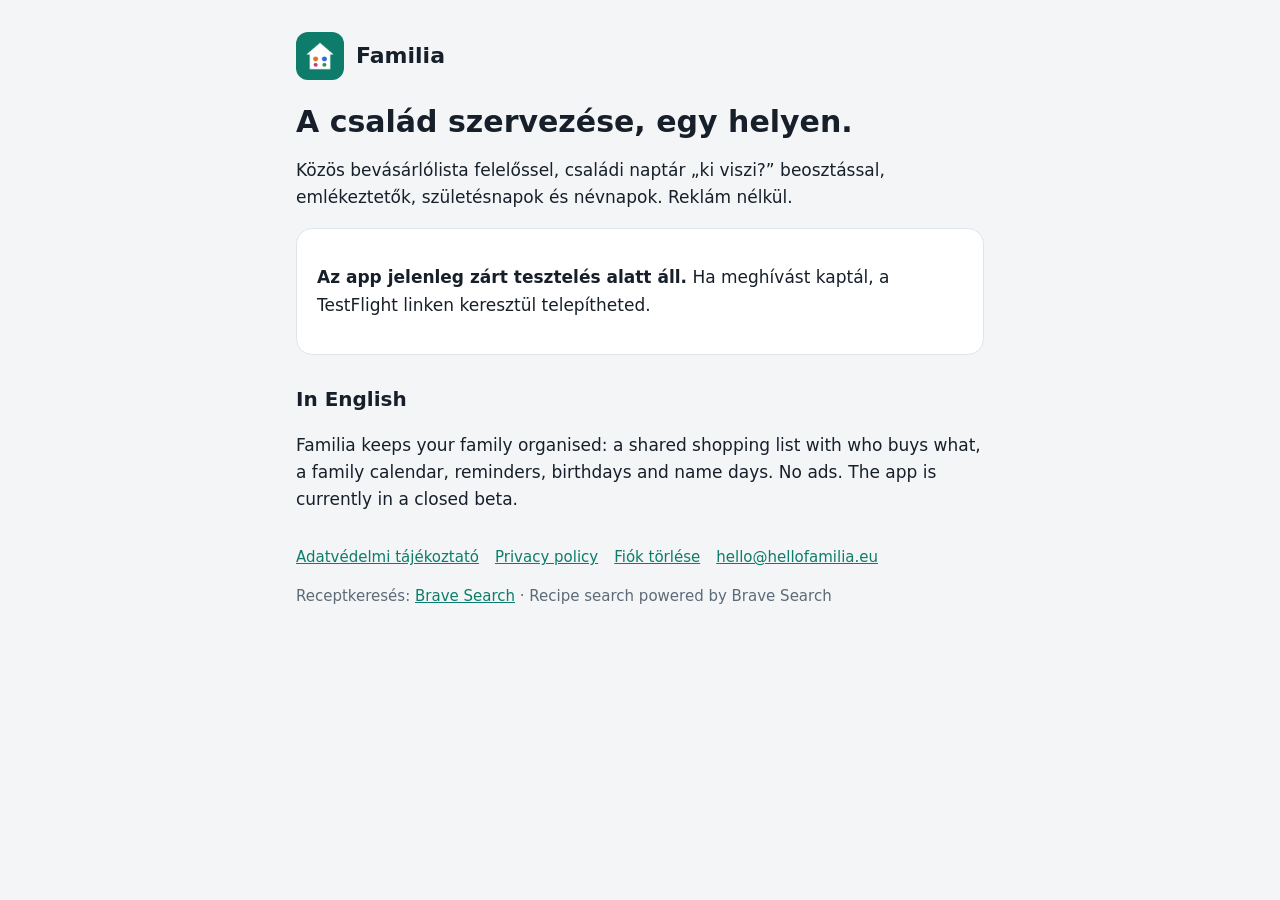
<file: index.html>
<!doctype html>
<html lang="hu">
<head>
<meta charset="utf-8">
<meta name="viewport" content="width=device-width, initial-scale=1">
<title>Familia</title>
<meta name="description" content="Familia – közös bevásárlólista, családi naptár és jeles napok egy helyen.">
<link rel="icon" href="icon.png">
<link rel="stylesheet" href="style.css">
</head>
<body>
<main>
  <header><img src="icon.png" alt=""><a href="/">Familia</a></header>
  <h1>A család szervezése, egy helyen.</h1>
  <p>Közös bevásárlólista felelőssel, családi naptár „ki viszi?” beosztással, emlékeztetők, születésnapok és névnapok. Reklám nélkül.</p>
  <div class="card">
    <p><strong>Az app jelenleg zárt tesztelés alatt áll.</strong> Ha meghívást kaptál, a TestFlight linken keresztül telepítheted.</p>
  </div>
  <h2 lang="en">In English</h2>
  <p lang="en">Familia keeps your family organised: a shared shopping list with who buys what, a family calendar, reminders, birthdays and name days. No ads. The app is currently in a closed beta.</p>
  <nav>
    <a href="/adatvedelem/">Adatvédelmi tájékoztató</a>
    <a href="/privacy/" lang="en">Privacy policy</a>
    <a href="/fiok-torlese/">Fiók törlése</a>
    <a href="mailto:hello@hellofamilia.eu">hello@hellofamilia.eu</a>
  </nav>
  <p class="muted">Receptkeresés: <a href="https://brave.com/search/api/">Brave Search</a> · <span lang="en">Recipe search powered by Brave Search</span></p>
</main>
</body>
</html>
</file>
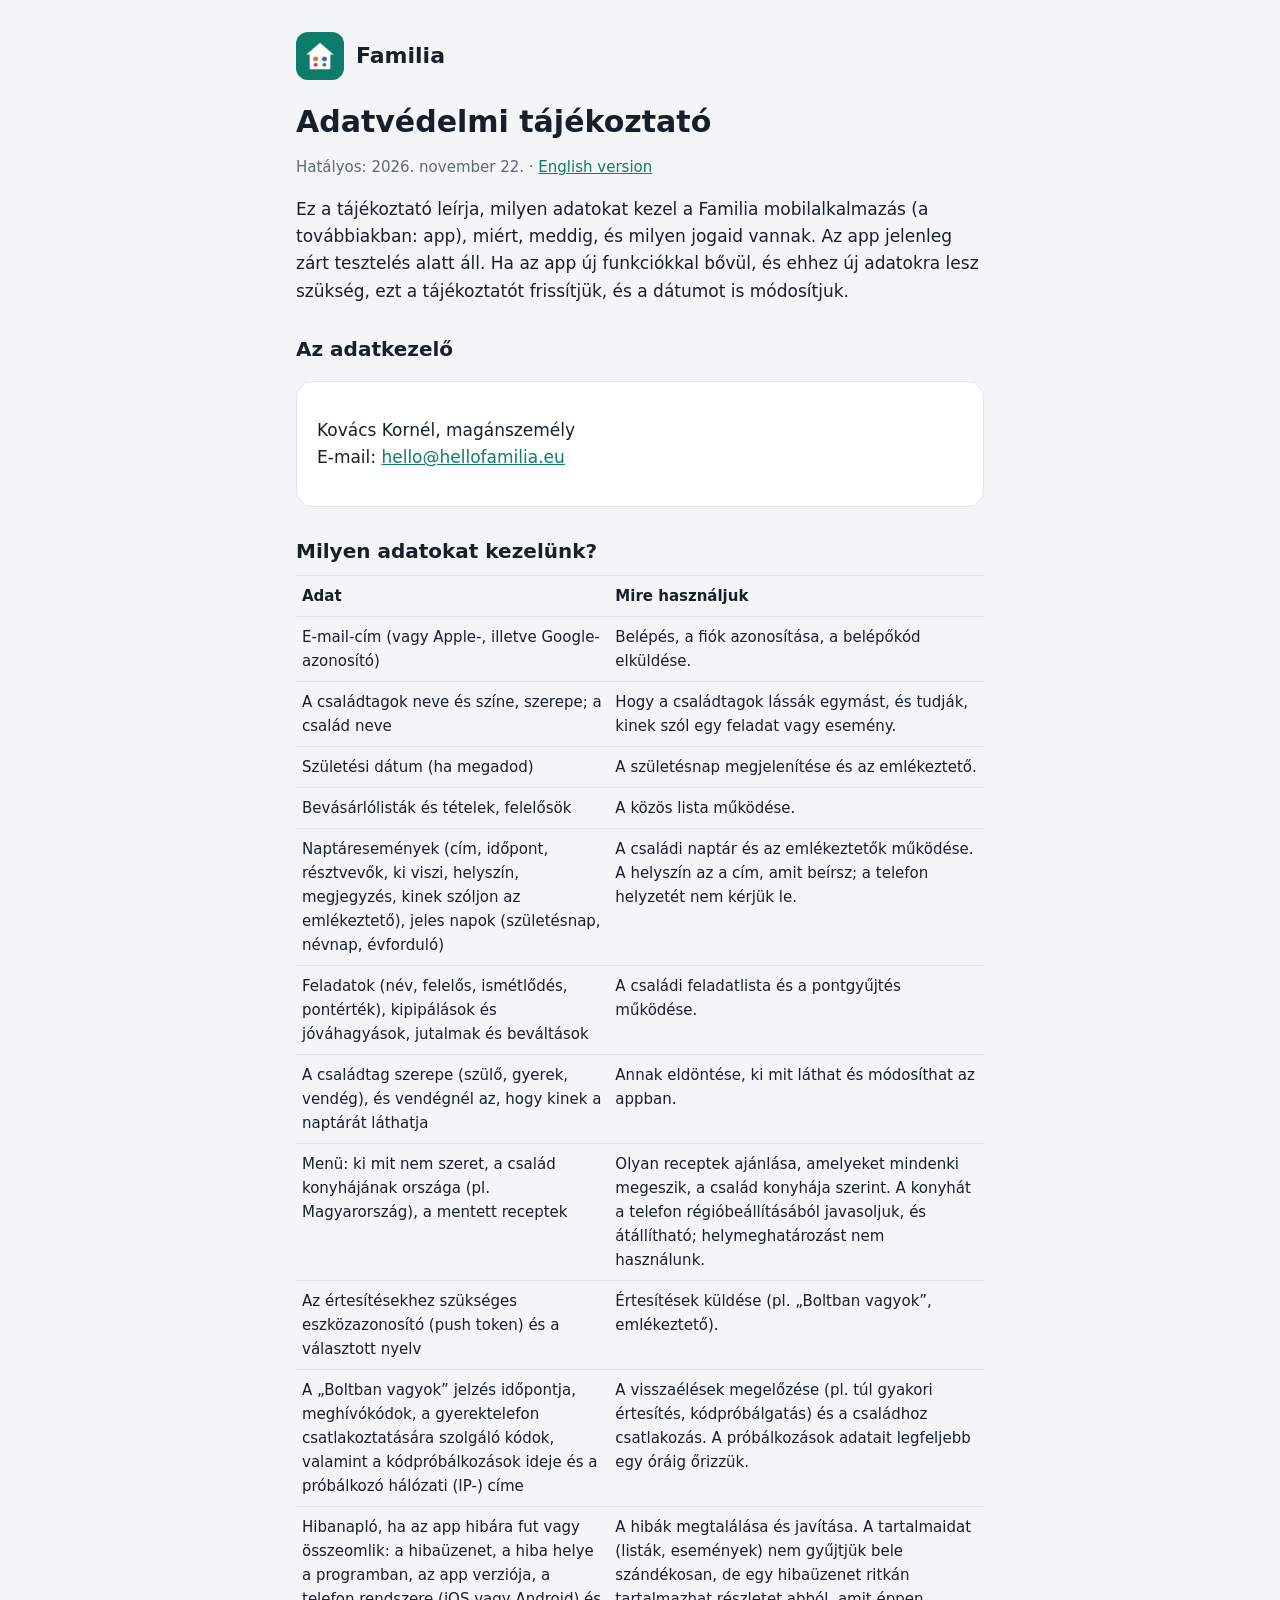
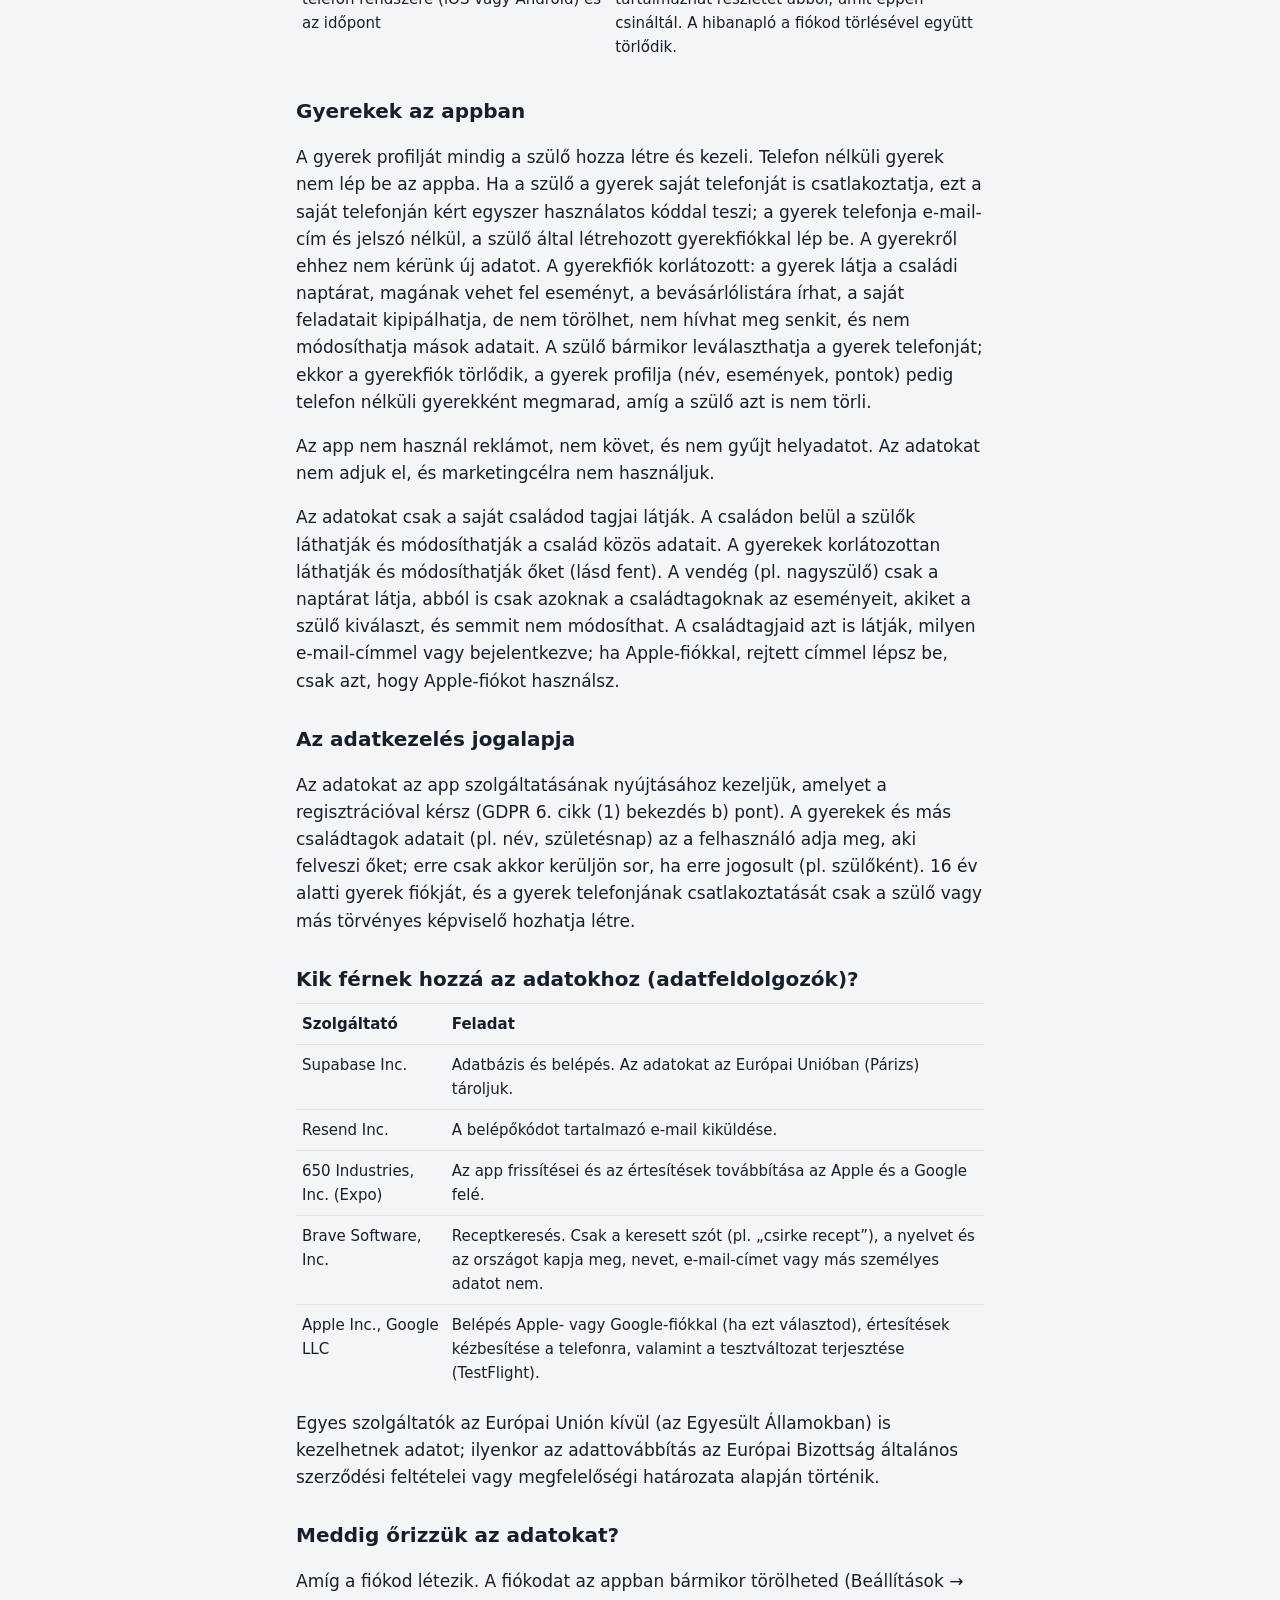
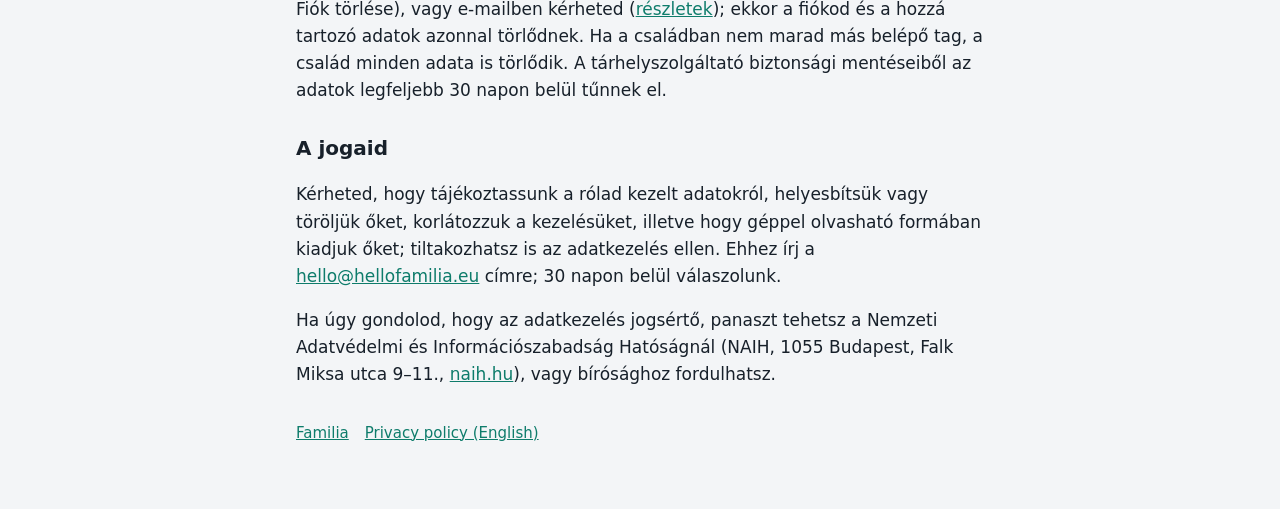
<file: adatvedelem/index.html>
<!doctype html>
<html lang="hu">
<head>
<meta charset="utf-8">
<meta name="viewport" content="width=device-width, initial-scale=1">
<title>Adatvédelmi tájékoztató – Familia</title>
<link rel="icon" href="/icon.png">
<link rel="stylesheet" href="/style.css">
</head>
<body>
<main>
  <header><img src="/icon.png" alt=""><a href="/">Familia</a></header>
  <h1>Adatvédelmi tájékoztató</h1>
  <p class="muted">Hatályos: 2026. november 22. · <a href="/privacy/" lang="en">English version</a></p>

  <p>Ez a tájékoztató leírja, milyen adatokat kezel a Familia mobilalkalmazás (a továbbiakban: app), miért, meddig, és milyen jogaid vannak. Az app jelenleg zárt tesztelés alatt áll. Ha az app új funkciókkal bővül, és ehhez új adatokra lesz szükség, ezt a tájékoztatót frissítjük, és a dátumot is módosítjuk.</p>

  <h2>Az adatkezelő</h2>
  <div class="card">
    <p>Kovács Kornél, magánszemély<br>E-mail: <a href="mailto:hello@hellofamilia.eu">hello@hellofamilia.eu</a></p>
  </div>

  <h2>Milyen adatokat kezelünk?</h2>
  <table>
    <tr><th>Adat</th><th>Mire használjuk</th></tr>
    <tr><td>E-mail-cím (vagy Apple-, illetve Google-azonosító)</td><td>Belépés, a fiók azonosítása, a belépőkód elküldése.</td></tr>
    <tr><td>A családtagok neve és színe, szerepe; a család neve</td><td>Hogy a családtagok lássák egymást, és tudják, kinek szól egy feladat vagy esemény.</td></tr>
    <tr><td>Születési dátum (ha megadod)</td><td>A születésnap megjelenítése és az emlékeztető.</td></tr>
    <tr><td>Bevásárlólisták és tételek, felelősök</td><td>A közös lista működése.</td></tr>
    <tr><td>Naptáresemények (cím, időpont, résztvevők, ki viszi, helyszín, megjegyzés, kinek szóljon az emlékeztető), jeles napok (születésnap, névnap, évforduló)</td><td>A családi naptár és az emlékeztetők működése. A helyszín az a cím, amit beírsz; a telefon helyzetét nem kérjük le.</td></tr>
    <tr><td>Feladatok (név, felelős, ismétlődés, pontérték), kipipálások és jóváhagyások, jutalmak és beváltások</td><td>A családi feladatlista és a pontgyűjtés működése.</td></tr>
    <tr><td>A családtag szerepe (szülő, gyerek, vendég), és vendégnél az, hogy kinek a naptárát láthatja</td><td>Annak eldöntése, ki mit láthat és módosíthat az appban.</td></tr>
    <tr><td>Menü: ki mit nem szeret, a család konyhájának országa (pl. Magyarország), a mentett receptek</td><td>Olyan receptek ajánlása, amelyeket mindenki megeszik, a család konyhája szerint. A konyhát a telefon régióbeállításából javasoljuk, és átállítható; helymeghatározást nem használunk.</td></tr>
    <tr><td>Az értesítésekhez szükséges eszközazonosító (push token) és a választott nyelv</td><td>Értesítések küldése (pl. „Boltban vagyok”, emlékeztető).</td></tr>
    <tr><td>A „Boltban vagyok” jelzés időpontja, meghívókódok, a gyerektelefon csatlakoztatására szolgáló kódok, valamint a kódpróbálkozások ideje és a próbálkozó hálózati (IP-) címe</td><td>A visszaélések megelőzése (pl. túl gyakori értesítés, kódpróbálgatás) és a családhoz csatlakozás. A próbálkozások adatait legfeljebb egy óráig őrizzük.</td></tr>
    <tr><td>Hibanapló, ha az app hibára fut vagy összeomlik: a hibaüzenet, a hiba helye a programban, az app verziója, a telefon rendszere (iOS vagy Android) és az időpont</td><td>A hibák megtalálása és javítása. A tartalmaidat (listák, események) nem gyűjtjük bele szándékosan, de egy hibaüzenet ritkán tartalmazhat részletet abból, amit éppen csináltál. A hibanapló a fiókod törlésével együtt törlődik.</td></tr>
  </table>
  <h2>Gyerekek az appban</h2>
  <p>A gyerek profilját mindig a szülő hozza létre és kezeli. Telefon nélküli gyerek nem lép be az appba. Ha a szülő a gyerek saját telefonját is csatlakoztatja, ezt a saját telefonján kért egyszer használatos kóddal teszi; a gyerek telefonja e-mail-cím és jelszó nélkül, a szülő által létrehozott gyerekfiókkal lép be. A gyerekről ehhez nem kérünk új adatot. A gyerekfiók korlátozott: a gyerek látja a családi naptárat, magának vehet fel eseményt, a bevásárlólistára írhat, a saját feladatait kipipálhatja, de nem törölhet, nem hívhat meg senkit, és nem módosíthatja mások adatait. A szülő bármikor leválaszthatja a gyerek telefonját; ekkor a gyerekfiók törlődik, a gyerek profilja (név, események, pontok) pedig telefon nélküli gyerekként megmarad, amíg a szülő azt is nem törli.</p>
  <p>Az app nem használ reklámot, nem követ, és nem gyűjt helyadatot. Az adatokat nem adjuk el, és marketingcélra nem használjuk.</p>
  <p>Az adatokat csak a saját családod tagjai látják. A családon belül a szülők láthatják és módosíthatják a család közös adatait. A gyerekek korlátozottan láthatják és módosíthatják őket (lásd fent). A vendég (pl. nagyszülő) csak a naptárat látja, abból is csak azoknak a családtagoknak az eseményeit, akiket a szülő kiválaszt, és semmit nem módosíthat. A családtagjaid azt is látják, milyen e-mail-címmel vagy bejelentkezve; ha Apple-fiókkal, rejtett címmel lépsz be, csak azt, hogy Apple-fiókot használsz.</p>

  <h2>Az adatkezelés jogalapja</h2>
  <p>Az adatokat az app szolgáltatásának nyújtásához kezeljük, amelyet a regisztrációval kérsz (GDPR 6. cikk (1) bekezdés b) pont). A gyerekek és más családtagok adatait (pl. név, születésnap) az a felhasználó adja meg, aki felveszi őket; erre csak akkor kerüljön sor, ha erre jogosult (pl. szülőként). 16 év alatti gyerek fiókját, és a gyerek telefonjának csatlakoztatását csak a szülő vagy más törvényes képviselő hozhatja létre.</p>

  <h2>Kik férnek hozzá az adatokhoz (adatfeldolgozók)?</h2>
  <table>
    <tr><th>Szolgáltató</th><th>Feladat</th></tr>
    <tr><td>Supabase Inc.</td><td>Adatbázis és belépés. Az adatokat az Európai Unióban (Párizs) tároljuk.</td></tr>
    <tr><td>Resend Inc.</td><td>A belépőkódot tartalmazó e-mail kiküldése.</td></tr>
    <tr><td>650 Industries, Inc. (Expo)</td><td>Az app frissítései és az értesítések továbbítása az Apple és a Google felé.</td></tr>
    <tr><td>Brave Software, Inc.</td><td>Receptkeresés. Csak a keresett szót (pl. „csirke recept”), a nyelvet és az országot kapja meg, nevet, e-mail-címet vagy más személyes adatot nem.</td></tr>
    <tr><td>Apple Inc., Google LLC</td><td>Belépés Apple- vagy Google-fiókkal (ha ezt választod), értesítések kézbesítése a telefonra, valamint a tesztváltozat terjesztése (TestFlight).</td></tr>
  </table>
  <p>Egyes szolgáltatók az Európai Unión kívül (az Egyesült Államokban) is kezelhetnek adatot; ilyenkor az adattovábbítás az Európai Bizottság általános szerződési feltételei vagy megfelelőségi határozata alapján történik.</p>

  <h2>Meddig őrizzük az adatokat?</h2>
  <p>Amíg a fiókod létezik. A fiókodat az appban bármikor törölheted (Beállítások → Fiók törlése), vagy e-mailben kérheted (<a href="/fiok-torlese/">részletek</a>); ekkor a fiókod és a hozzá tartozó adatok azonnal törlődnek. Ha a családban nem marad más belépő tag, a család minden adata is törlődik. A tárhelyszolgáltató biztonsági mentéseiből az adatok legfeljebb 30 napon belül tűnnek el.</p>

  <h2>A jogaid</h2>
  <p>Kérheted, hogy tájékoztassunk a rólad kezelt adatokról, helyesbítsük vagy töröljük őket, korlátozzuk a kezelésüket, illetve hogy géppel olvasható formában kiadjuk őket; tiltakozhatsz is az adatkezelés ellen. Ehhez írj a <a href="mailto:hello@hellofamilia.eu">hello@hellofamilia.eu</a> címre; 30 napon belül válaszolunk.</p>
  <p>Ha úgy gondolod, hogy az adatkezelés jogsértő, panaszt tehetsz a Nemzeti Adatvédelmi és Információszabadság Hatóságnál (NAIH, 1055 Budapest, Falk Miksa utca 9–11., <a href="https://naih.hu">naih.hu</a>), vagy bírósághoz fordulhatsz.</p>

  <nav><a href="/">Familia</a><a href="/privacy/" lang="en">Privacy policy (English)</a></nav>
</main>
</body>
</html>
</file>
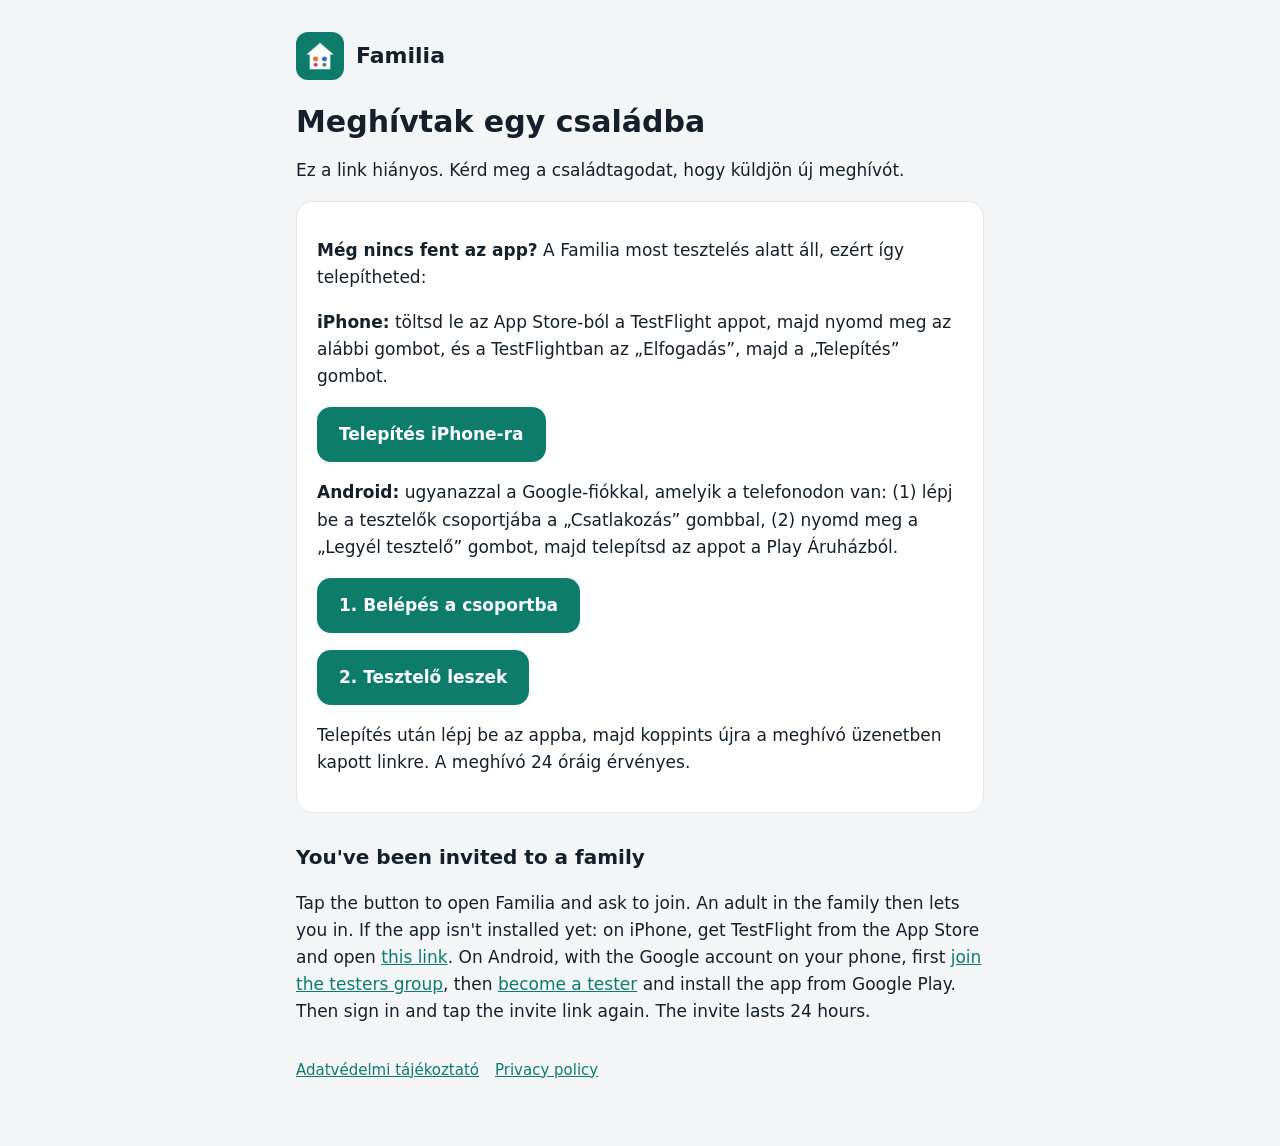
<file: csatlakozas/index.html>
<!doctype html>
<html lang="hu">
<head>
<meta charset="utf-8">
<meta name="viewport" content="width=device-width, initial-scale=1">
<meta name="robots" content="noindex">
<title>Csatlakozás – Familia</title>
<link rel="icon" href="/icon.png">
<link rel="stylesheet" href="/style.css">
</head>
<body>
<main>
  <header><img src="/icon.png" alt=""><a href="/">Familia</a></header>
  <h1>Meghívtak egy családba</h1>
  <p id="ok">Koppints a gombra, és a Familia megnyitja a csatlakozást. A család egyik felnőtt tagja ezután beenged.</p>
  <p id="bad" hidden>Ez a link hiányos. Kérd meg a családtagodat, hogy küldjön új meghívót.</p>
  <p><a class="button" id="open" href="/">Megnyitás a Familiában</a></p>
  <div class="card">
    <p><strong>Még nincs fent az app?</strong> A Familia most tesztelés alatt áll, ezért így telepítheted:</p>
    <p><strong>iPhone:</strong> töltsd le az App Store-ból a TestFlight appot, majd nyomd meg az alábbi gombot, és a TestFlightban az „Elfogadás”, majd a „Telepítés” gombot.</p>
    <p><a class="button" href="https://testflight.apple.com/join/cWrAYkFT">Telepítés iPhone-ra</a></p>
    <p><strong>Android:</strong> ugyanazzal a Google-fiókkal, amelyik a telefonodon van: (1) lépj be a tesztelők csoportjába a „Csatlakozás” gombbal, (2) nyomd meg a „Legyél tesztelő” gombot, majd telepítsd az appot a Play Áruházból.</p>
    <p><a class="button" href="https://groups.google.com/g/familia-tesztelok">1. Belépés a csoportba</a></p>
    <p><a class="button" href="https://play.google.com/apps/testing/eu.hellofamilia.familia">2. Tesztelő leszek</a></p>
    <p>Telepítés után lépj be az appba, majd koppints újra a meghívó üzenetben kapott linkre. A meghívó 24 óráig érvényes.</p>
  </div>
  <h2 lang="en">You've been invited to a family</h2>
  <p lang="en">Tap the button to open Familia and ask to join. An adult in the family then lets you in. If the app isn't installed yet: on iPhone, get TestFlight from the App Store and open <a href="https://testflight.apple.com/join/cWrAYkFT">this link</a>. On Android, with the Google account on your phone, first <a href="https://groups.google.com/g/familia-tesztelok">join the testers group</a>, then <a href="https://play.google.com/apps/testing/eu.hellofamilia.familia">become a tester</a> and install the app from Google Play. Then sign in and tap the invite link again. The invite lasts 24 hours.</p>
  <p lang="en"><a class="button" id="open-en" href="/">Open in Familia</a></p>
  <nav>
    <a href="/adatvedelem/">Adatvédelmi tájékoztató</a>
    <a href="/privacy/" lang="en">Privacy policy</a>
  </nav>
</main>
<script>
  (function () {
    var key = location.hash.replace('#', '');
    if (!/^[0-9a-f]{32}$/.test(key)) {
      document.getElementById('ok').hidden = true;
      document.getElementById('bad').hidden = false;
      document.getElementById('open').parentNode.hidden = true;
      document.getElementById('open-en').parentNode.hidden = true;
      return;
    }
    var appLink = 'csaladitervezo://join?key=' + key;
    document.getElementById('open').href = appLink;
    document.getElementById('open-en').href = appLink;
    location.href = appLink;
  })();
</script>
</body>
</html>
</file>
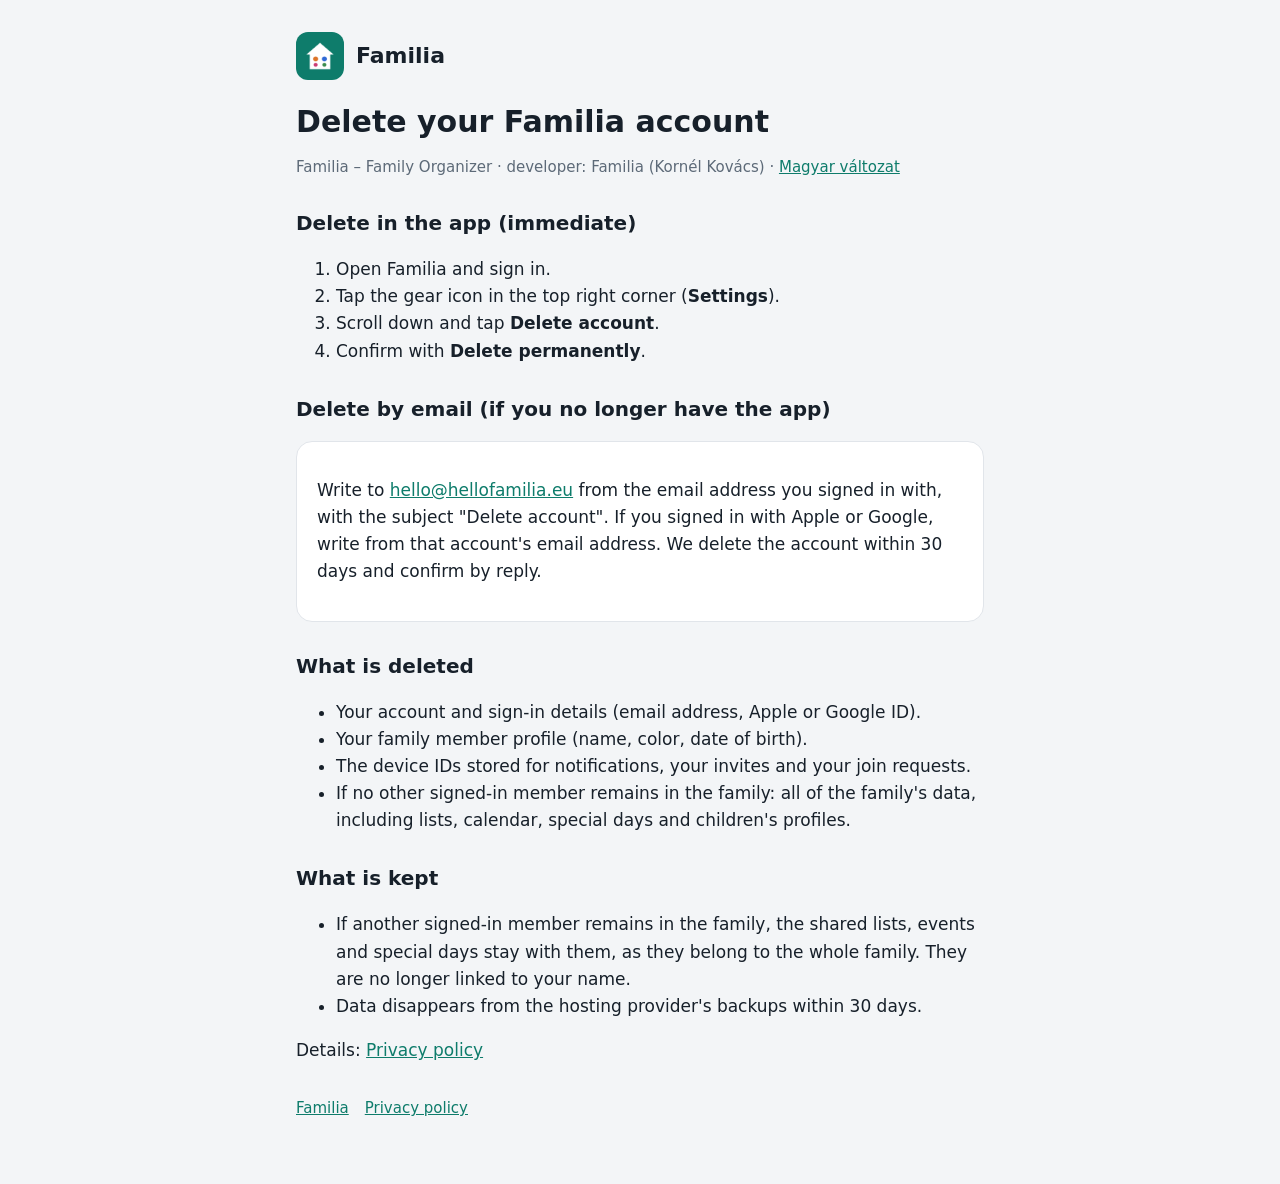
<file: delete-account/index.html>
<!doctype html>
<html lang="en">
<head>
<meta charset="utf-8">
<meta name="viewport" content="width=device-width, initial-scale=1">
<title>Delete your account – Familia</title>
<link rel="icon" href="/icon.png">
<link rel="stylesheet" href="/style.css">
</head>
<body>
<main>
  <header><img src="/icon.png" alt=""><a href="/">Familia</a></header>
  <h1>Delete your Familia account</h1>
  <p class="muted">Familia – Family Organizer · developer: Familia (Kornél Kovács) · <a href="/fiok-torlese/" lang="hu">Magyar változat</a></p>

  <h2>Delete in the app (immediate)</h2>
  <ol>
    <li>Open Familia and sign in.</li>
    <li>Tap the gear icon in the top right corner (<strong>Settings</strong>).</li>
    <li>Scroll down and tap <strong>Delete account</strong>.</li>
    <li>Confirm with <strong>Delete permanently</strong>.</li>
  </ol>

  <h2>Delete by email (if you no longer have the app)</h2>
  <div class="card">
    <p>Write to <a href="mailto:hello@hellofamilia.eu?subject=Delete%20account">hello@hellofamilia.eu</a> from the email address you signed in with, with the subject "Delete account". If you signed in with Apple or Google, write from that account's email address. We delete the account within 30 days and confirm by reply.</p>
  </div>

  <h2>What is deleted</h2>
  <ul>
    <li>Your account and sign-in details (email address, Apple or Google ID).</li>
    <li>Your family member profile (name, color, date of birth).</li>
    <li>The device IDs stored for notifications, your invites and your join requests.</li>
    <li>If no other signed-in member remains in the family: all of the family's data, including lists, calendar, special days and children's profiles.</li>
  </ul>

  <h2>What is kept</h2>
  <ul>
    <li>If another signed-in member remains in the family, the shared lists, events and special days stay with them, as they belong to the whole family. They are no longer linked to your name.</li>
    <li>Data disappears from the hosting provider's backups within 30 days.</li>
  </ul>

  <p>Details: <a href="/privacy/">Privacy policy</a></p>

  <nav><a href="/">Familia</a><a href="/privacy/">Privacy policy</a></nav>
</main>
</body>
</html>
</file>
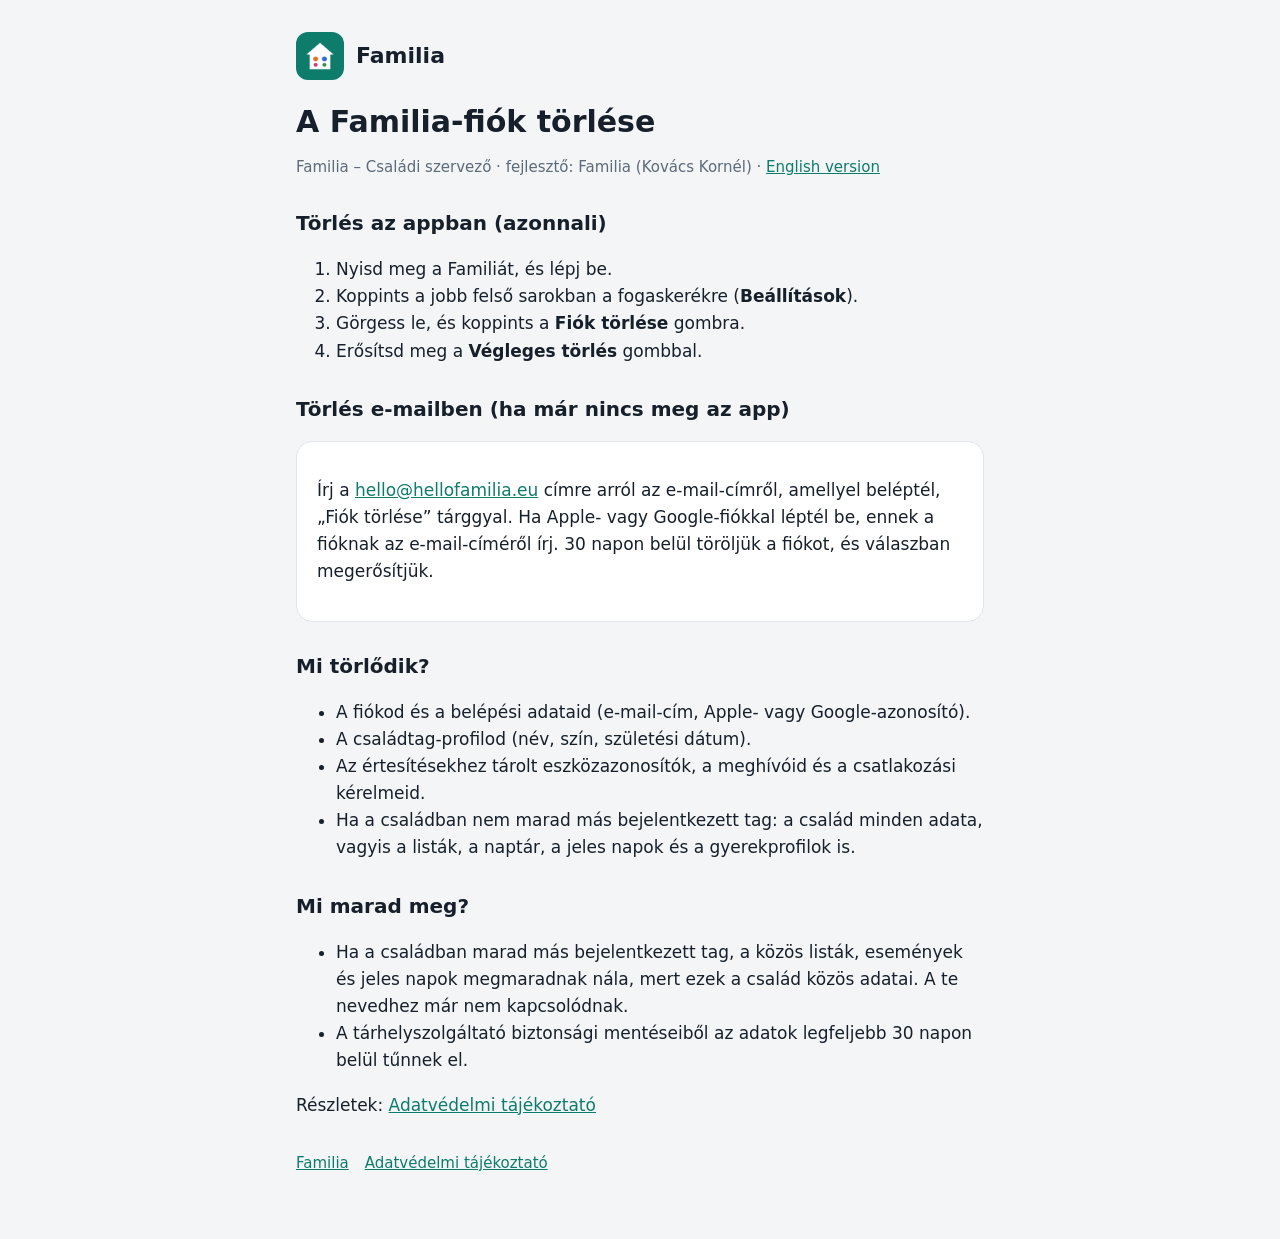
<file: fiok-torlese/index.html>
<!doctype html>
<html lang="hu">
<head>
<meta charset="utf-8">
<meta name="viewport" content="width=device-width, initial-scale=1">
<title>Fiók törlése – Familia</title>
<link rel="icon" href="/icon.png">
<link rel="stylesheet" href="/style.css">
</head>
<body>
<main>
  <header><img src="/icon.png" alt=""><a href="/">Familia</a></header>
  <h1>A Familia-fiók törlése</h1>
  <p class="muted">Familia – Családi szervező · fejlesztő: Familia (Kovács Kornél) · <a href="/delete-account/" lang="en">English version</a></p>

  <h2>Törlés az appban (azonnali)</h2>
  <ol>
    <li>Nyisd meg a Familiát, és lépj be.</li>
    <li>Koppints a jobb felső sarokban a fogaskerékre (<strong>Beállítások</strong>).</li>
    <li>Görgess le, és koppints a <strong>Fiók törlése</strong> gombra.</li>
    <li>Erősítsd meg a <strong>Végleges törlés</strong> gombbal.</li>
  </ol>

  <h2>Törlés e-mailben (ha már nincs meg az app)</h2>
  <div class="card">
    <p>Írj a <a href="mailto:hello@hellofamilia.eu?subject=Fi%C3%B3k%20t%C3%B6rl%C3%A9se">hello@hellofamilia.eu</a> címre arról az e-mail-címről, amellyel beléptél, „Fiók törlése” tárggyal. Ha Apple- vagy Google-fiókkal léptél be, ennek a fióknak az e-mail-címéről írj. 30 napon belül töröljük a fiókot, és válaszban megerősítjük.</p>
  </div>

  <h2>Mi törlődik?</h2>
  <ul>
    <li>A fiókod és a belépési adataid (e-mail-cím, Apple- vagy Google-azonosító).</li>
    <li>A családtag-profilod (név, szín, születési dátum).</li>
    <li>Az értesítésekhez tárolt eszközazonosítók, a meghívóid és a csatlakozási kérelmeid.</li>
    <li>Ha a családban nem marad más bejelentkezett tag: a család minden adata, vagyis a listák, a naptár, a jeles napok és a gyerekprofilok is.</li>
  </ul>

  <h2>Mi marad meg?</h2>
  <ul>
    <li>Ha a családban marad más bejelentkezett tag, a közös listák, események és jeles napok megmaradnak nála, mert ezek a család közös adatai. A te nevedhez már nem kapcsolódnak.</li>
    <li>A tárhelyszolgáltató biztonsági mentéseiből az adatok legfeljebb 30 napon belül tűnnek el.</li>
  </ul>

  <p>Részletek: <a href="/adatvedelem/">Adatvédelmi tájékoztató</a></p>

  <nav><a href="/">Familia</a><a href="/adatvedelem/">Adatvédelmi tájékoztató</a></nav>
</main>
</body>
</html>
</file>
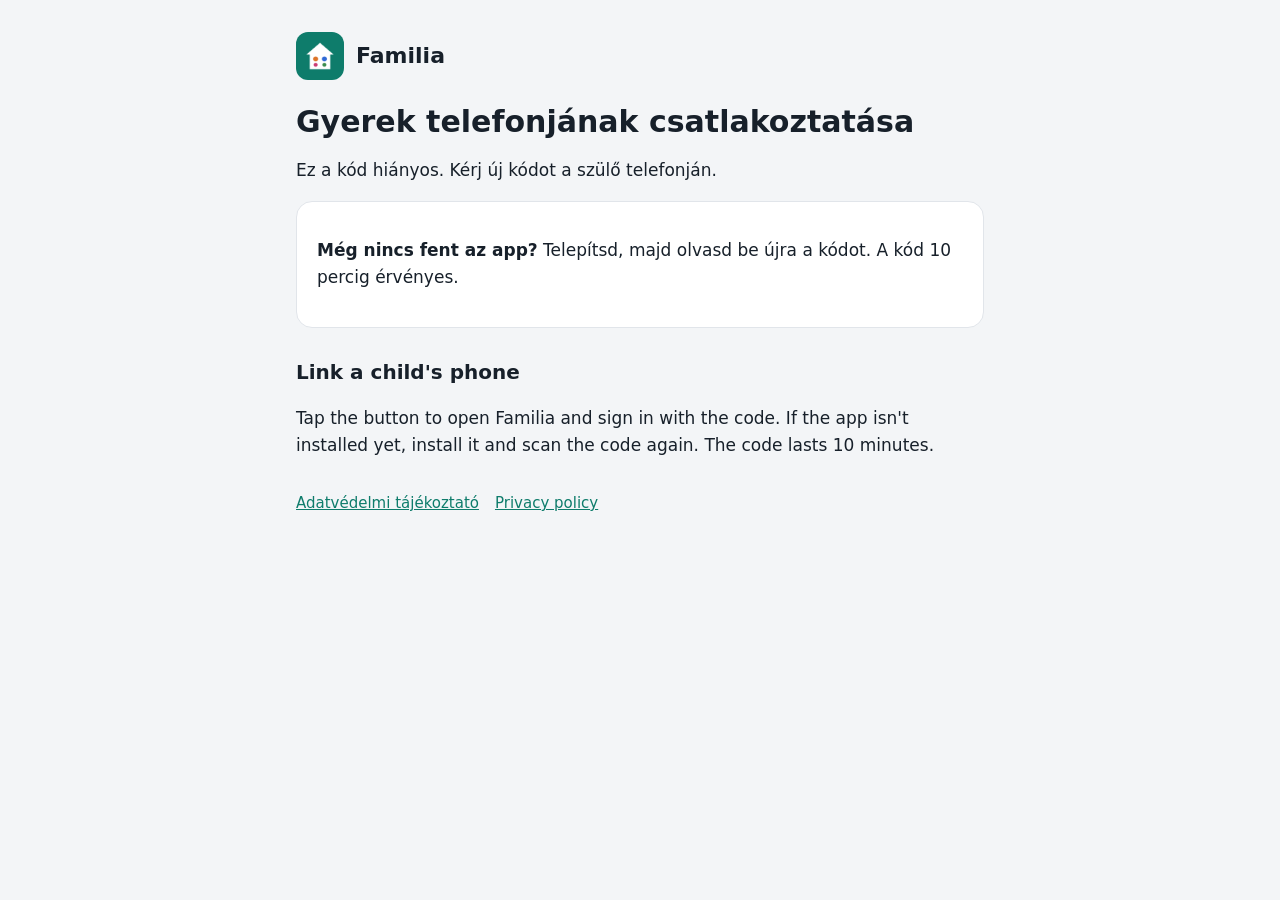
<file: gyerek/index.html>
<!doctype html>
<html lang="hu">
<head>
<meta charset="utf-8">
<meta name="viewport" content="width=device-width, initial-scale=1">
<meta name="robots" content="noindex">
<title>Gyerek telefonja – Familia</title>
<link rel="icon" href="/icon.png">
<link rel="stylesheet" href="/style.css">
</head>
<body>
<main>
  <header><img src="/icon.png" alt=""><a href="/">Familia</a></header>
  <h1>Gyerek telefonjának csatlakoztatása</h1>
  <p id="ok">Koppints a gombra, és a Familia megnyitja a belépést a kóddal.</p>
  <p id="bad" hidden>Ez a kód hiányos. Kérj új kódot a szülő telefonján.</p>
  <p><a class="button" id="open" href="/">Megnyitás a Familiában</a></p>
  <div class="card">
    <p><strong>Még nincs fent az app?</strong> Telepítsd, majd olvasd be újra a kódot. A kód 10 percig érvényes.</p>
  </div>
  <h2 lang="en">Link a child's phone</h2>
  <p lang="en">Tap the button to open Familia and sign in with the code. If the app isn't installed yet, install it and scan the code again. The code lasts 10 minutes.</p>
  <p lang="en"><a class="button" id="open-en" href="/">Open in Familia</a></p>
  <nav>
    <a href="/adatvedelem/">Adatvédelmi tájékoztató</a>
    <a href="/privacy/" lang="en">Privacy policy</a>
  </nav>
</main>
<script>
  (function () {
    var code = location.hash.replace('#', '');
    if (!/^[0-9]{8}$/.test(code)) {
      document.getElementById('ok').hidden = true;
      document.getElementById('bad').hidden = false;
      document.getElementById('open').parentNode.hidden = true;
      document.getElementById('open-en').parentNode.hidden = true;
      return;
    }
    var appLink = 'csaladitervezo://child-sign-in?code=' + code;
    document.getElementById('open').href = appLink;
    document.getElementById('open-en').href = appLink;
    location.href = appLink;
  })();
</script>
</body>
</html>
</file>
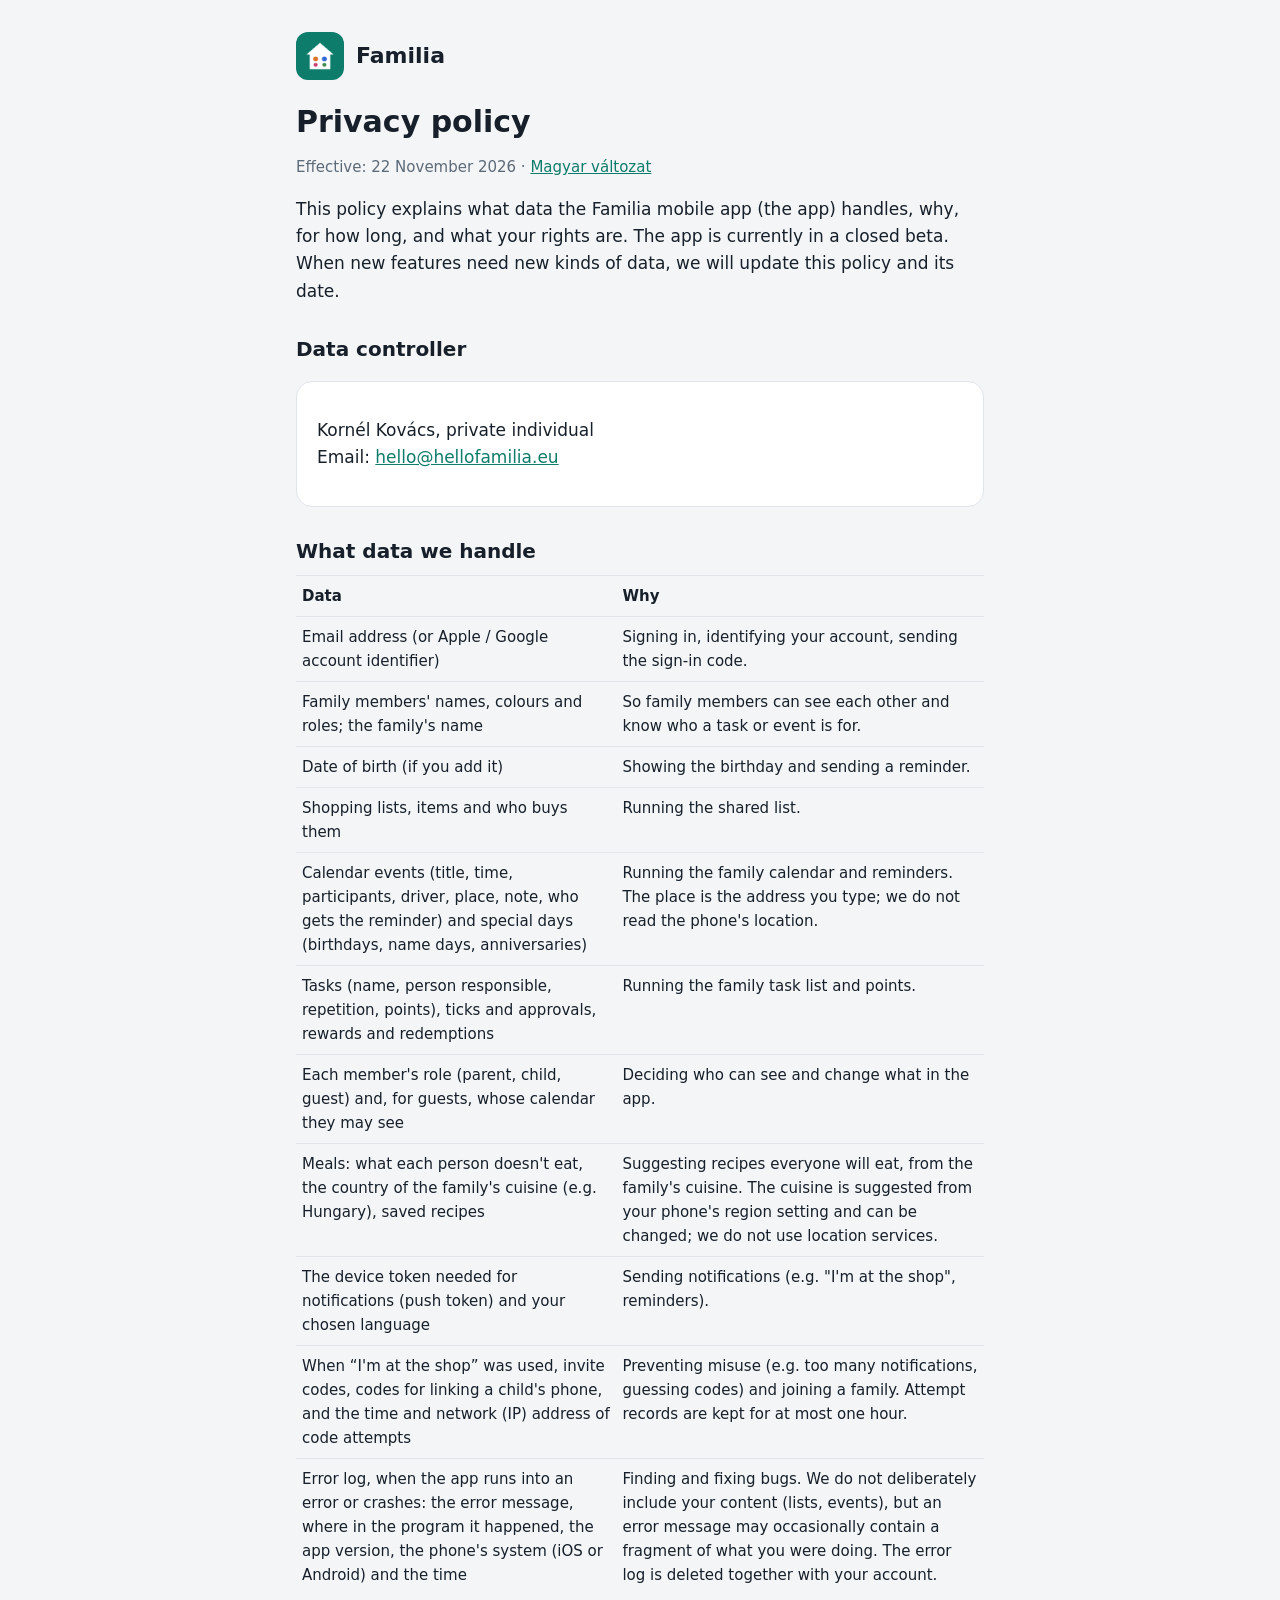
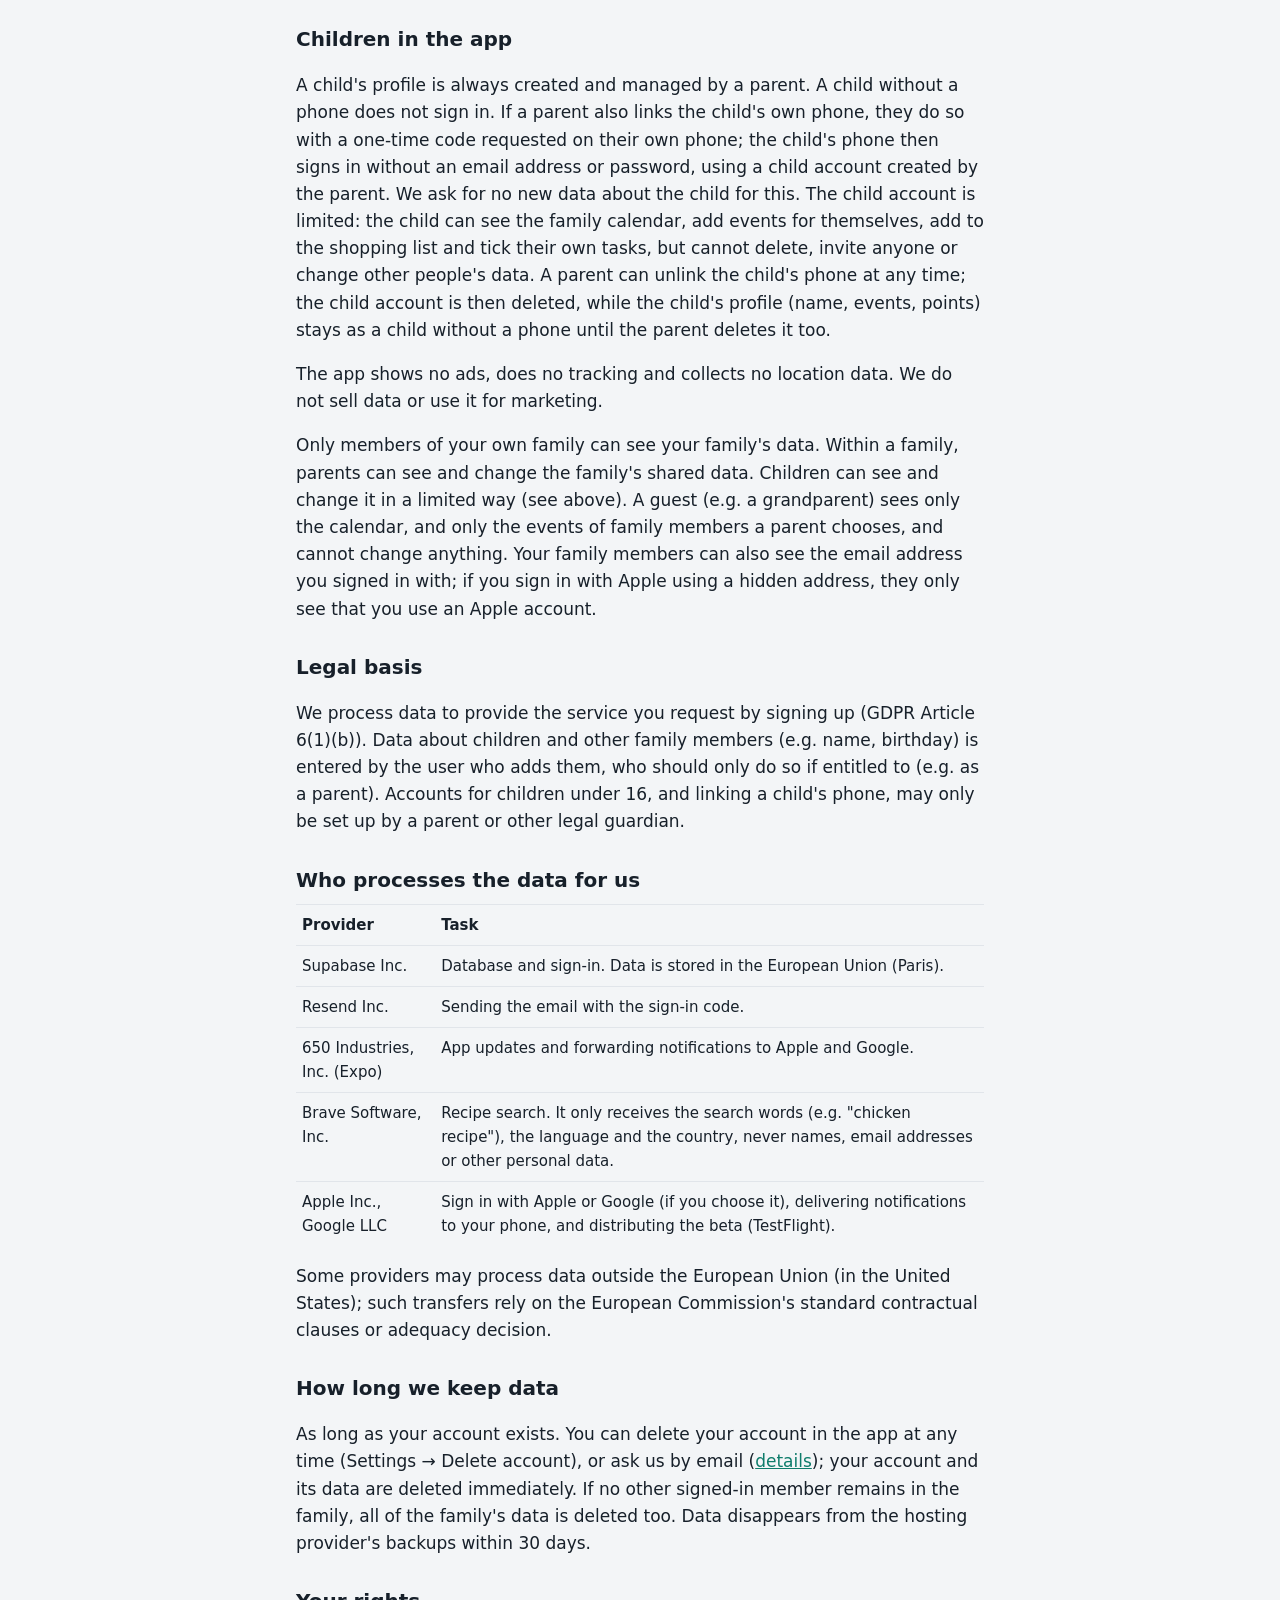
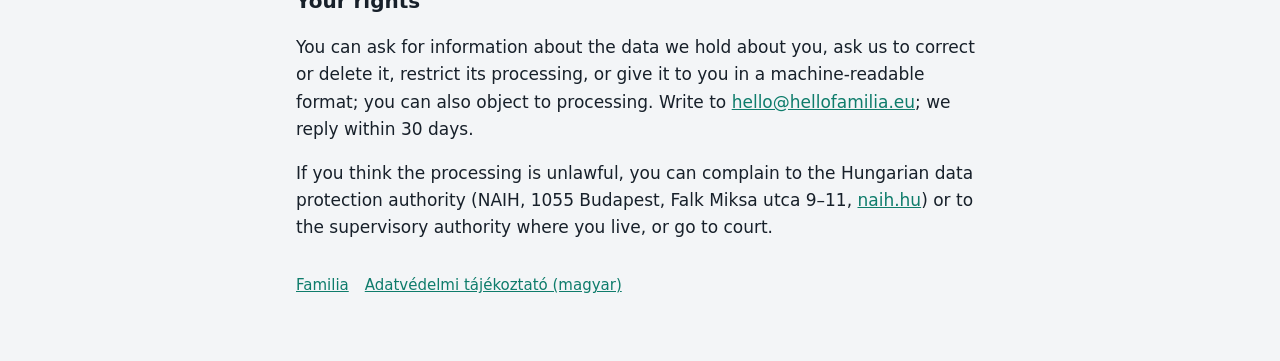
<file: privacy/index.html>
<!doctype html>
<html lang="en">
<head>
<meta charset="utf-8">
<meta name="viewport" content="width=device-width, initial-scale=1">
<title>Privacy policy – Familia</title>
<link rel="icon" href="/icon.png">
<link rel="stylesheet" href="/style.css">
</head>
<body>
<main>
  <header><img src="/icon.png" alt=""><a href="/">Familia</a></header>
  <h1>Privacy policy</h1>
  <p class="muted">Effective: 22 November 2026 · <a href="/adatvedelem/" lang="hu">Magyar változat</a></p>

  <p>This policy explains what data the Familia mobile app (the app) handles, why, for how long, and what your rights are. The app is currently in a closed beta. When new features need new kinds of data, we will update this policy and its date.</p>

  <h2>Data controller</h2>
  <div class="card">
    <p>Kornél Kovács, private individual<br>Email: <a href="mailto:hello@hellofamilia.eu">hello@hellofamilia.eu</a></p>
  </div>

  <h2>What data we handle</h2>
  <table>
    <tr><th>Data</th><th>Why</th></tr>
    <tr><td>Email address (or Apple / Google account identifier)</td><td>Signing in, identifying your account, sending the sign-in code.</td></tr>
    <tr><td>Family members' names, colours and roles; the family's name</td><td>So family members can see each other and know who a task or event is for.</td></tr>
    <tr><td>Date of birth (if you add it)</td><td>Showing the birthday and sending a reminder.</td></tr>
    <tr><td>Shopping lists, items and who buys them</td><td>Running the shared list.</td></tr>
    <tr><td>Calendar events (title, time, participants, driver, place, note, who gets the reminder) and special days (birthdays, name days, anniversaries)</td><td>Running the family calendar and reminders. The place is the address you type; we do not read the phone's location.</td></tr>
    <tr><td>Tasks (name, person responsible, repetition, points), ticks and approvals, rewards and redemptions</td><td>Running the family task list and points.</td></tr>
    <tr><td>Each member's role (parent, child, guest) and, for guests, whose calendar they may see</td><td>Deciding who can see and change what in the app.</td></tr>
    <tr><td>Meals: what each person doesn't eat, the country of the family's cuisine (e.g. Hungary), saved recipes</td><td>Suggesting recipes everyone will eat, from the family's cuisine. The cuisine is suggested from your phone's region setting and can be changed; we do not use location services.</td></tr>
    <tr><td>The device token needed for notifications (push token) and your chosen language</td><td>Sending notifications (e.g. "I'm at the shop", reminders).</td></tr>
    <tr><td>When “I'm at the shop” was used, invite codes, codes for linking a child's phone, and the time and network (IP) address of code attempts</td><td>Preventing misuse (e.g. too many notifications, guessing codes) and joining a family. Attempt records are kept for at most one hour.</td></tr>
    <tr><td>Error log, when the app runs into an error or crashes: the error message, where in the program it happened, the app version, the phone's system (iOS or Android) and the time</td><td>Finding and fixing bugs. We do not deliberately include your content (lists, events), but an error message may occasionally contain a fragment of what you were doing. The error log is deleted together with your account.</td></tr>
  </table>
  <h2>Children in the app</h2>
  <p>A child's profile is always created and managed by a parent. A child without a phone does not sign in. If a parent also links the child's own phone, they do so with a one-time code requested on their own phone; the child's phone then signs in without an email address or password, using a child account created by the parent. We ask for no new data about the child for this. The child account is limited: the child can see the family calendar, add events for themselves, add to the shopping list and tick their own tasks, but cannot delete, invite anyone or change other people's data. A parent can unlink the child's phone at any time; the child account is then deleted, while the child's profile (name, events, points) stays as a child without a phone until the parent deletes it too.</p>
  <p>The app shows no ads, does no tracking and collects no location data. We do not sell data or use it for marketing.</p>
  <p>Only members of your own family can see your family's data. Within a family, parents can see and change the family's shared data. Children can see and change it in a limited way (see above). A guest (e.g. a grandparent) sees only the calendar, and only the events of family members a parent chooses, and cannot change anything. Your family members can also see the email address you signed in with; if you sign in with Apple using a hidden address, they only see that you use an Apple account.</p>

  <h2>Legal basis</h2>
  <p>We process data to provide the service you request by signing up (GDPR Article 6(1)(b)). Data about children and other family members (e.g. name, birthday) is entered by the user who adds them, who should only do so if entitled to (e.g. as a parent). Accounts for children under 16, and linking a child's phone, may only be set up by a parent or other legal guardian.</p>

  <h2>Who processes the data for us</h2>
  <table>
    <tr><th>Provider</th><th>Task</th></tr>
    <tr><td>Supabase Inc.</td><td>Database and sign-in. Data is stored in the European Union (Paris).</td></tr>
    <tr><td>Resend Inc.</td><td>Sending the email with the sign-in code.</td></tr>
    <tr><td>650 Industries, Inc. (Expo)</td><td>App updates and forwarding notifications to Apple and Google.</td></tr>
    <tr><td>Brave Software, Inc.</td><td>Recipe search. It only receives the search words (e.g. "chicken recipe"), the language and the country, never names, email addresses or other personal data.</td></tr>
    <tr><td>Apple Inc., Google LLC</td><td>Sign in with Apple or Google (if you choose it), delivering notifications to your phone, and distributing the beta (TestFlight).</td></tr>
  </table>
  <p>Some providers may process data outside the European Union (in the United States); such transfers rely on the European Commission's standard contractual clauses or adequacy decision.</p>

  <h2>How long we keep data</h2>
  <p>As long as your account exists. You can delete your account in the app at any time (Settings → Delete account), or ask us by email (<a href="/delete-account/">details</a>); your account and its data are deleted immediately. If no other signed-in member remains in the family, all of the family's data is deleted too. Data disappears from the hosting provider's backups within 30 days.</p>

  <h2>Your rights</h2>
  <p>You can ask for information about the data we hold about you, ask us to correct or delete it, restrict its processing, or give it to you in a machine-readable format; you can also object to processing. Write to <a href="mailto:hello@hellofamilia.eu">hello@hellofamilia.eu</a>; we reply within 30 days.</p>
  <p>If you think the processing is unlawful, you can complain to the Hungarian data protection authority (NAIH, 1055 Budapest, Falk Miksa utca 9–11, <a href="https://naih.hu">naih.hu</a>) or to the supervisory authority where you live, or go to court.</p>

  <nav><a href="/">Familia</a><a href="/adatvedelem/" lang="hu">Adatvédelmi tájékoztató (magyar)</a></nav>
</main>
</body>
</html>
</file>
<file: style.css>
:root { --bg: #F3F5F7; --surface: #FFFFFF; --ink: #17202A; --muted: #5D6A78; --line: #E1E5EA; --accent: #0E7C6B; }
@media (prefers-color-scheme: dark) {
  :root { --bg: #11161C; --surface: #1A2129; --ink: #E8ECF0; --muted: #9AA5B1; --line: #2A333D; --accent: #3FB5A0; }
}
* { box-sizing: border-box; }
body { margin: 0; background: var(--bg); color: var(--ink); font: 17px/1.6 -apple-system, "Segoe UI", system-ui, sans-serif; }
main { max-width: 720px; margin: 0 auto; padding: 32px 16px 64px; }
header { display: flex; align-items: center; gap: 12px; margin-bottom: 24px; }
header img { width: 48px; height: 48px; border-radius: 12px; }
header a { color: var(--ink); text-decoration: none; font-weight: 700; font-size: 22px; }
h1 { font-size: 30px; line-height: 1.2; margin: 8px 0 12px; }
h2 { font-size: 20px; margin: 28px 0 8px; }
p, li { color: var(--ink); }
.muted { color: var(--muted); font-size: 15px; }
a { color: var(--accent); }
.card { background: var(--surface); border: 1px solid var(--line); border-radius: 16px; padding: 18px 20px; margin: 16px 0; }
table { width: 100%; border-collapse: collapse; font-size: 15px; }
th, td { text-align: left; vertical-align: top; padding: 8px 6px; border-top: 1px solid var(--line); }
nav { display: flex; gap: 16px; flex-wrap: wrap; margin-top: 32px; font-size: 15px; }
.button { display: inline-block; background: var(--accent); color: #FFFFFF; text-decoration: none; font-weight: 600; padding: 14px 22px; border-radius: 14px; }
</file>
